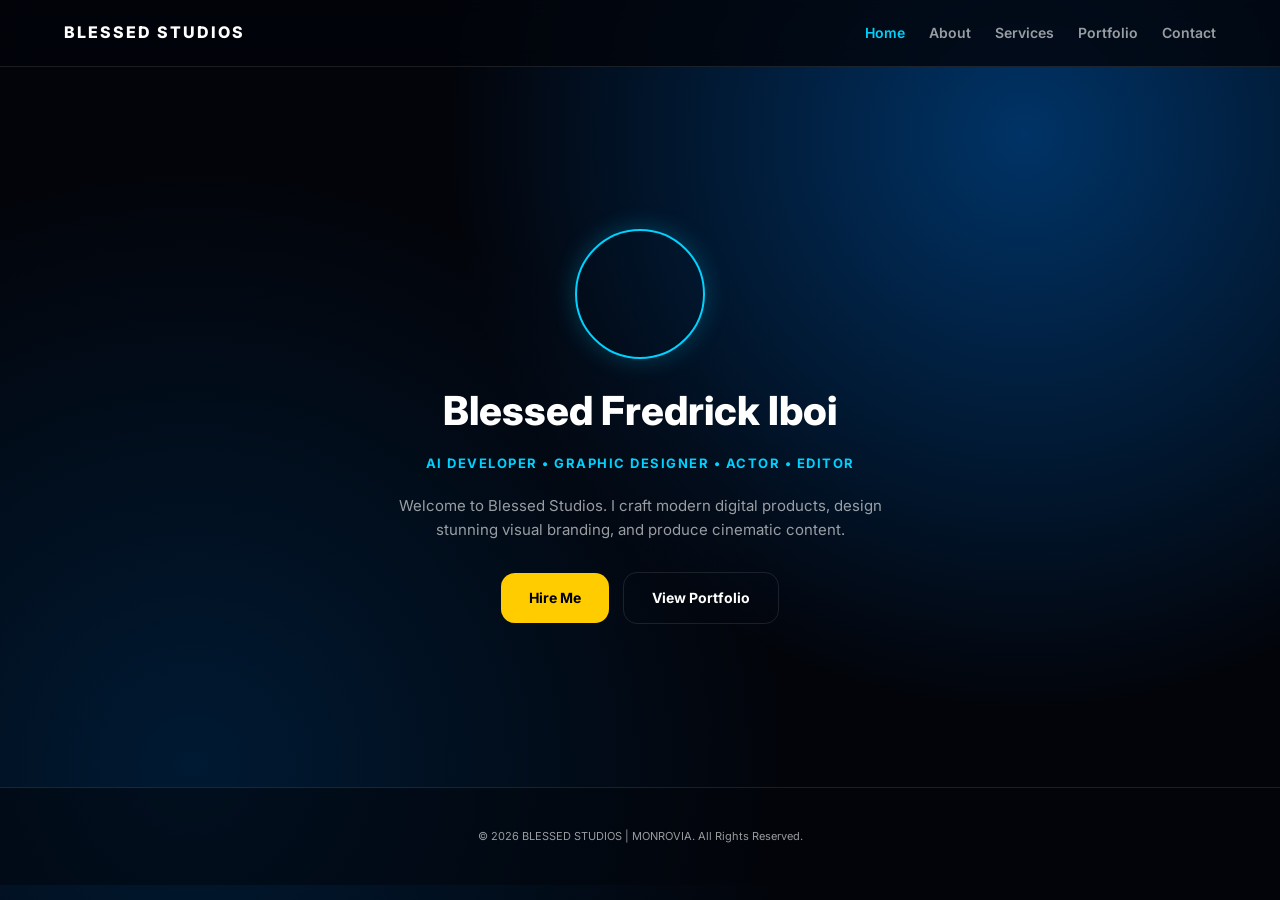
<file: index.html>
<!DOCTYPE html>
<html lang="en">
<head>
    <meta charset="UTF-8">
    <meta name="viewport" content="width=device-width, initial-scale=1.0">
    <title>Blessed Studios | Personal Brand of Fredrick Iboi</title>
    <link rel="stylesheet" href="css/style.css">
    <link href="https://fonts.googleapis.com/css2?family=Inter:wght@300;400;600;700;800&display=swap" rel="stylesheet">
</head>
<body>

    <!-- NAV BAR -->
    <nav class="navbar">
        <a href="index.html" class="logo">BLESSED STUDIOS</a>
        <div class="nav-links">
            <a href="index.html" class="active">Home</a>
            <a href="about.html">About</a>
            <a href="services.html">Services</a>
            <a href="portfolio.html">Portfolio</a>
            <a href="contact.html">Contact</a>
        </div>
    </nav>

    <!-- HERO SECTION -->
    <header class="hero">
        <div class="hero-content">
            <div class="ceo-avatar"></div>
            <h1>Blessed Fredrick Iboi</h1>
            <p class="subtitle">AI Developer • Graphic Designer • Actor • Editor</p>
            <p class="tagline">Welcome to Blessed Studios. I craft modern digital products, design stunning visual branding, and produce cinematic content.</p>
            <div class="cta-buttons">
                <a href="contact.html" class="btn btn-gold">Hire Me</a>
                <a href="portfolio.html" class="btn btn-outline">View Portfolio</a>
            </div>
        </div>
    </header>

    <footer>
        <p>&copy; 2026 BLESSED STUDIOS | MONROVIA. All Rights Reserved.</p>
    </footer>

</body>
</html>
</file>
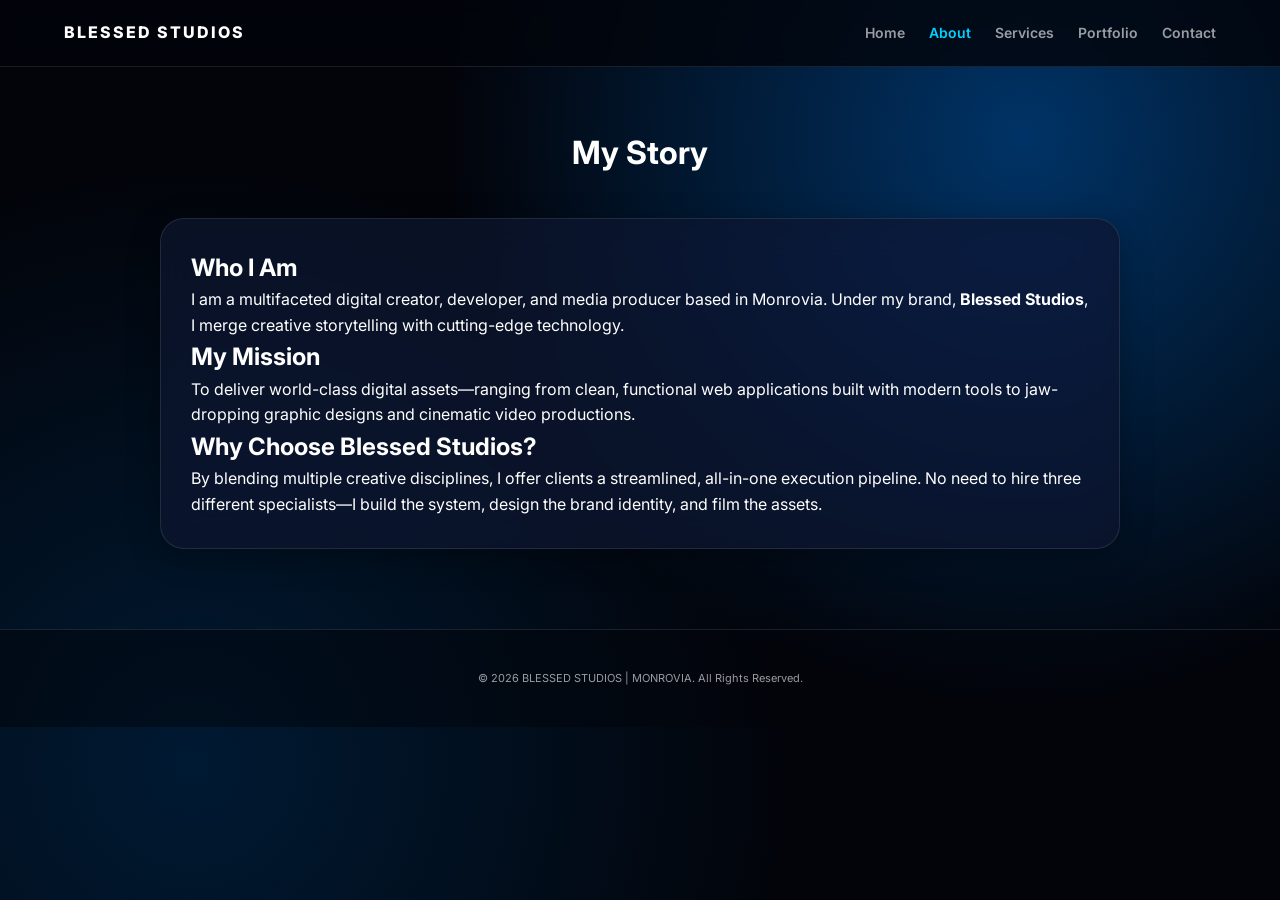
<file: about.html>
<!DOCTYPE html>
<html lang="en">
<head>
    <meta charset="UTF-8">
    <meta name="viewport" content="width=device-width, initial-scale=1.0">
    <title>About | Blessed Studios</title>
    <link rel="stylesheet" href="css/style.css">
    <link href="https://fonts.googleapis.com/css2?family=Inter:wght@300;400;600;700;800&display=swap" rel="stylesheet">
</head>
<body>

    <nav class="navbar">
        <a href="index.html" class="logo">BLESSED STUDIOS</a>
        <div class="nav-links">
            <a href="index.html">Home</a>
            <a href="about.html" class="active">About</a>
            <a href="services.html">Services</a>
            <a href="portfolio.html">Portfolio</a>
            <a href="contact.html">Contact</a>
        </div>
    </nav>

    <section class="container page-spacing">
        <h1 class="page-title">My Story</h1>
        <div class="glass-card about-grid">
            <div>
                <h2>Who I Am</h2>
                <p>I am a multifaceted digital creator, developer, and media producer based in Monrovia. Under my brand, <strong>Blessed Studios</strong>, I merge creative storytelling with cutting-edge technology.</p>
                
                <h2>My Mission</h2>
                <p>To deliver world-class digital assets—ranging from clean, functional web applications built with modern tools to jaw-dropping graphic designs and cinematic video productions.</p>

                <h2>Why Choose Blessed Studios?</h2>
                <p>By blending multiple creative disciplines, I offer clients a streamlined, all-in-one execution pipeline. No need to hire three different specialists—I build the system, design the brand identity, and film the assets.</p>
            </div>
        </div>
    </section>

    <footer>
        <p>&copy; 2026 BLESSED STUDIOS | MONROVIA. All Rights Reserved.</p>
    </footer>

</body>
</html>
</file>
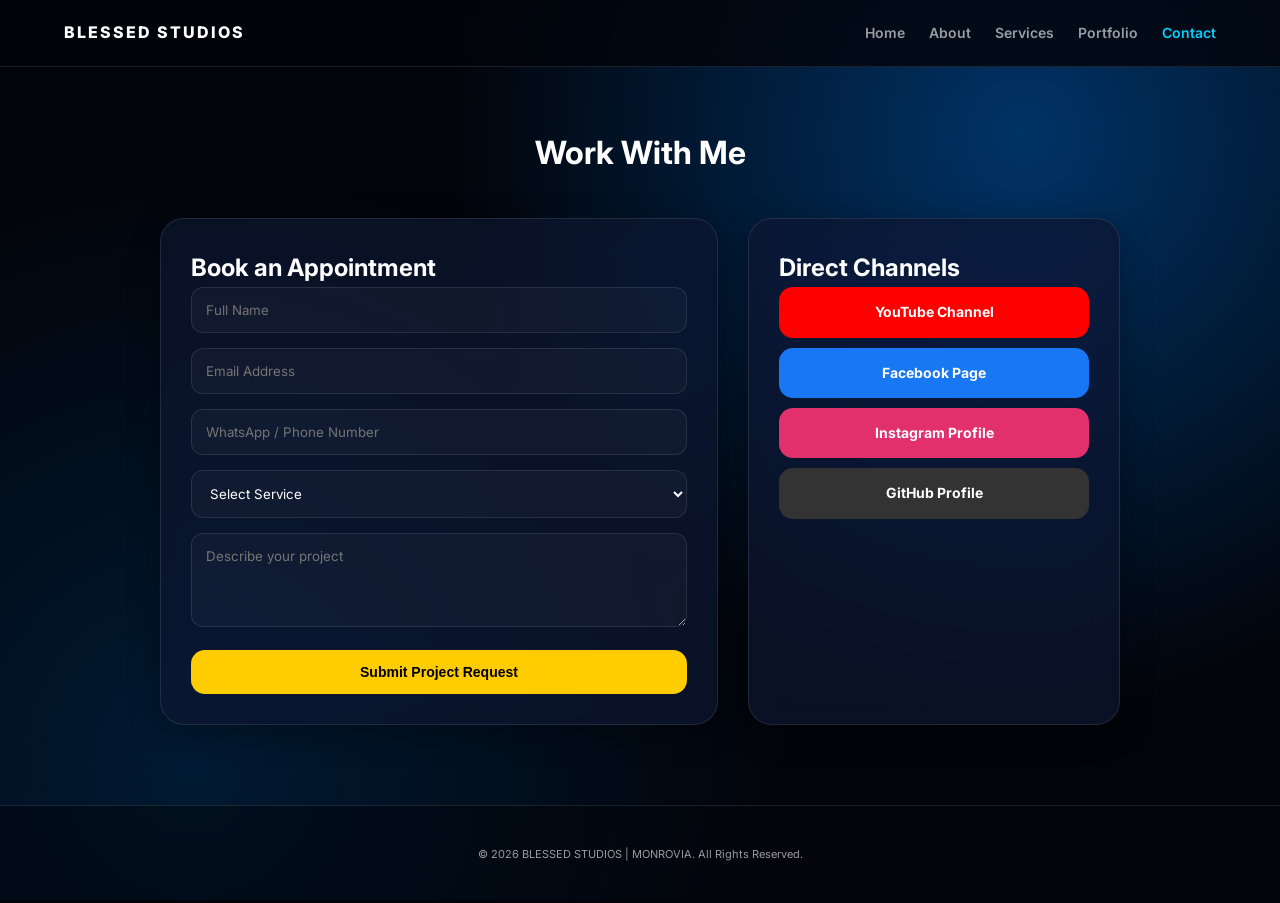
<file: contact.html>
<!DOCTYPE html>
<html lang="en">
<head>
    <meta charset="UTF-8">
    <meta name="viewport" content="width=device-width, initial-scale=1.0">
    <title>Book & Contact | Blessed Studios</title>
    <link rel="stylesheet" href="css/style.css">
    <link href="https://fonts.googleapis.com/css2?family=Inter:wght@300;400;600;700;800&display=swap" rel="stylesheet">
</head>
<body>

    <nav class="navbar">
        <a href="index.html" class="logo">BLESSED STUDIOS</a>
        <div class="nav-links">
            <a href="index.html">Home</a>
            <a href="about.html">About</a>
            <a href="services.html">Services</a>
            <a href="portfolio.html">Portfolio</a>
            <a href="contact.html" class="active">Contact</a>
        </div>
    </nav>

    <section class="container page-spacing">
        <h1 class="page-title">Work With Me</h1>
        <div class="contact-grid">
            
            <!-- BOOKING FORM -->
            <div class="glass-card">
                <h2>Book an Appointment</h2>
                <form action="https://formsubmit.co/your-email@email.com" method="POST">
                    <input type="text" name="name" placeholder="Full Name" required>
                    <input type="email" name="email" placeholder="Email Address" required>
                    <input type="text" name="phone" placeholder="WhatsApp / Phone Number">
                    
                    <select name="service" id="service-select">
                        <option value="General">Select Service</option>
                        <option value="WebDev">🌐 Website Development</option>
                        <option value="GraphicDesign">🎨 Graphic Design</option>
                        <option value="Acting">🎬 Acting / Voiceover</option>
                        <option value="AISolutions">🤖 AI Digital Solutions</option>
                    </select>

                    <textarea name="description" placeholder="Describe your project" rows="4" required></textarea>
                    <button type="submit" class="btn btn-gold" style="width:100%; border:none;">Submit Project Request</button>
                </form>
            </div>

            <!-- CHANNELS & SOCIALS -->
            <div class="glass-card flex-center">
                <h2>Direct Channels</h2>
                <a href="https://youtube.com/@howto9448-c4n" class="btn btn-social yt" target="_blank">YouTube Channel</a>
                <a href="https://www.facebook.com/Blessedstudios1" class="btn btn-social fb" target="_blank">Facebook Page</a>
                <a href="https://www.instagram.com/studiosblessed" class="btn btn-social ig" target="_blank">Instagram Profile</a>
                <a href="https://github.com/blessediboi17" class="btn btn-social gh" target="_blank">GitHub Profile</a>
            </div>

        </div>
    </section>

    <footer>
        <p>&copy; 2026 BLESSED STUDIOS | MONROVIA. All Rights Reserved.</p>
    </footer>

    <script>
        // Auto-select option from query parameter
        const urlParams = new URLSearchParams(window.location.search);
        const selectedService = urlParams.get('service');
        if (selectedService) {
            document.getElementById('service-select').value = selectedService;
        }
    </script>
</body>
  </html>
</file>
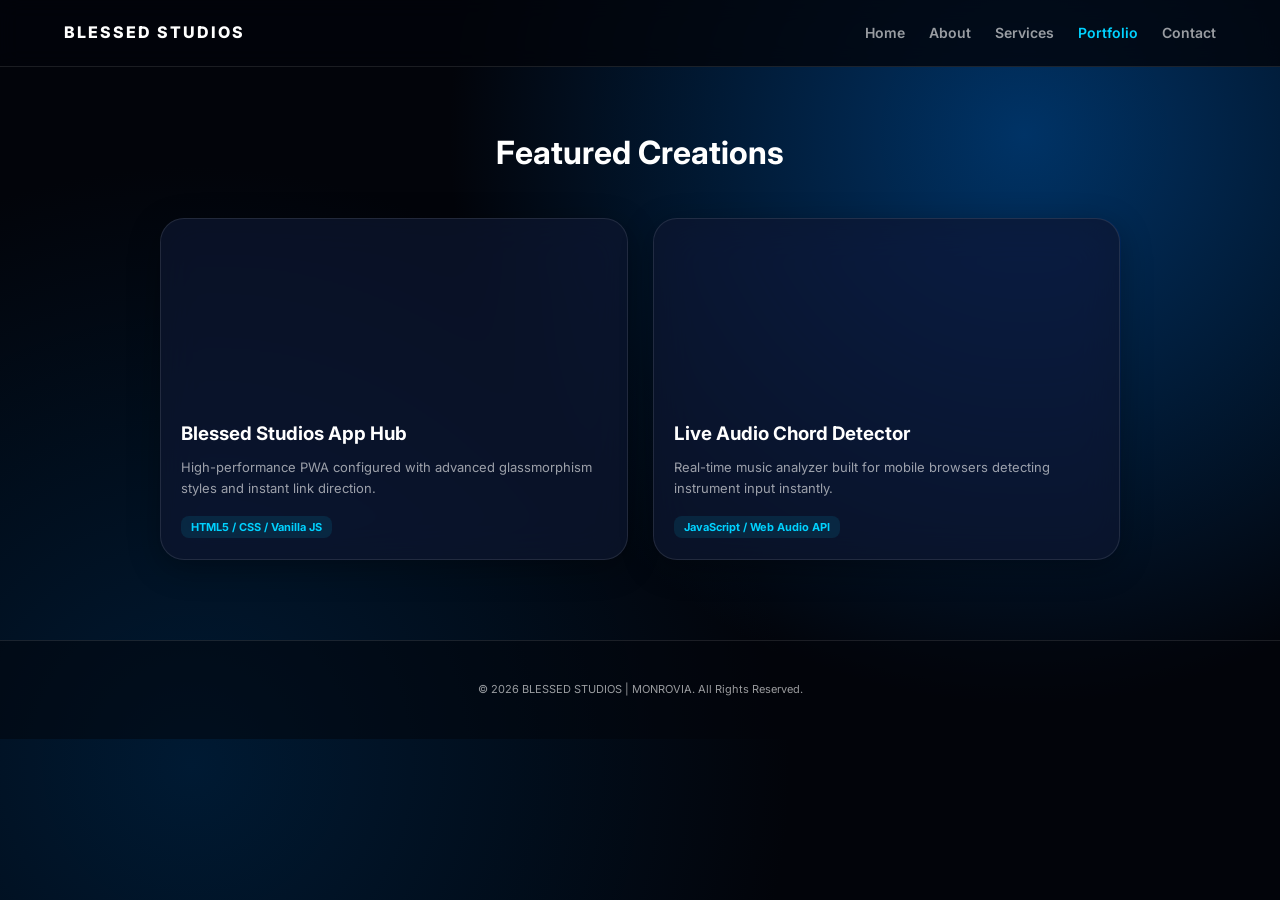
<file: portfolio.html>
<!DOCTYPE html>
<html lang="en">
<head>
    <meta charset="UTF-8">
    <meta name="viewport" content="width=device-width, initial-scale=1.0">
    <title>Portfolio | Blessed Studios</title>
    <link rel="stylesheet" href="css/style.css">
    <link href="https://fonts.googleapis.com/css2?family=Inter:wght@300;400;600;700;800&display=swap" rel="stylesheet">
</head>
<body>

    <nav class="navbar">
        <a href="index.html" class="logo">BLESSED STUDIOS</a>
        <div class="nav-links">
            <a href="index.html">Home</a>
            <a href="about.html">About</a>
            <a href="services.html">Services</a>
            <a href="portfolio.html" class="active">Portfolio</a>
            <a href="contact.html">Contact</a>
        </div>
    </nav>

    <section class="container page-spacing">
        <h1 class="page-title">Featured Creations</h1>
        <div class="portfolio-grid">
            
            <!-- PROJECT CARD 1 -->
            <div class="glass-card portfolio-card">
                <div class="project-img" style="background-image: url('https://i.ibb.co/XfHqN4m/Blessed-Studios-Card.jpg');"></div>
                <div class="project-info">
                    <h3>Blessed Studios App Hub</h3>
                    <p>High-performance PWA configured with advanced glassmorphism styles and instant link direction.</p>
                    <span class="tag">HTML5 / CSS / Vanilla JS</span>
                </div>
            </div>

            <!-- PROJECT CARD 2 -->
            <div class="glass-card portfolio-card">
                <div class="project-img" style="background-image: url('https://images.unsplash.com/photo-1547082299-de196ea013d6?q=80&w=600');"></div>
                <div class="project-info">
                    <h3>Live Audio Chord Detector</h3>
                    <p>Real-time music analyzer built for mobile browsers detecting instrument input instantly.</p>
                    <span class="tag">JavaScript / Web Audio API</span>
                </div>
            </div>

        </div>
    </section>

    <footer>
        <p>&copy; 2026 BLESSED STUDIOS | MONROVIA. All Rights Reserved.</p>
    </footer>

</body>
</html>
</file>
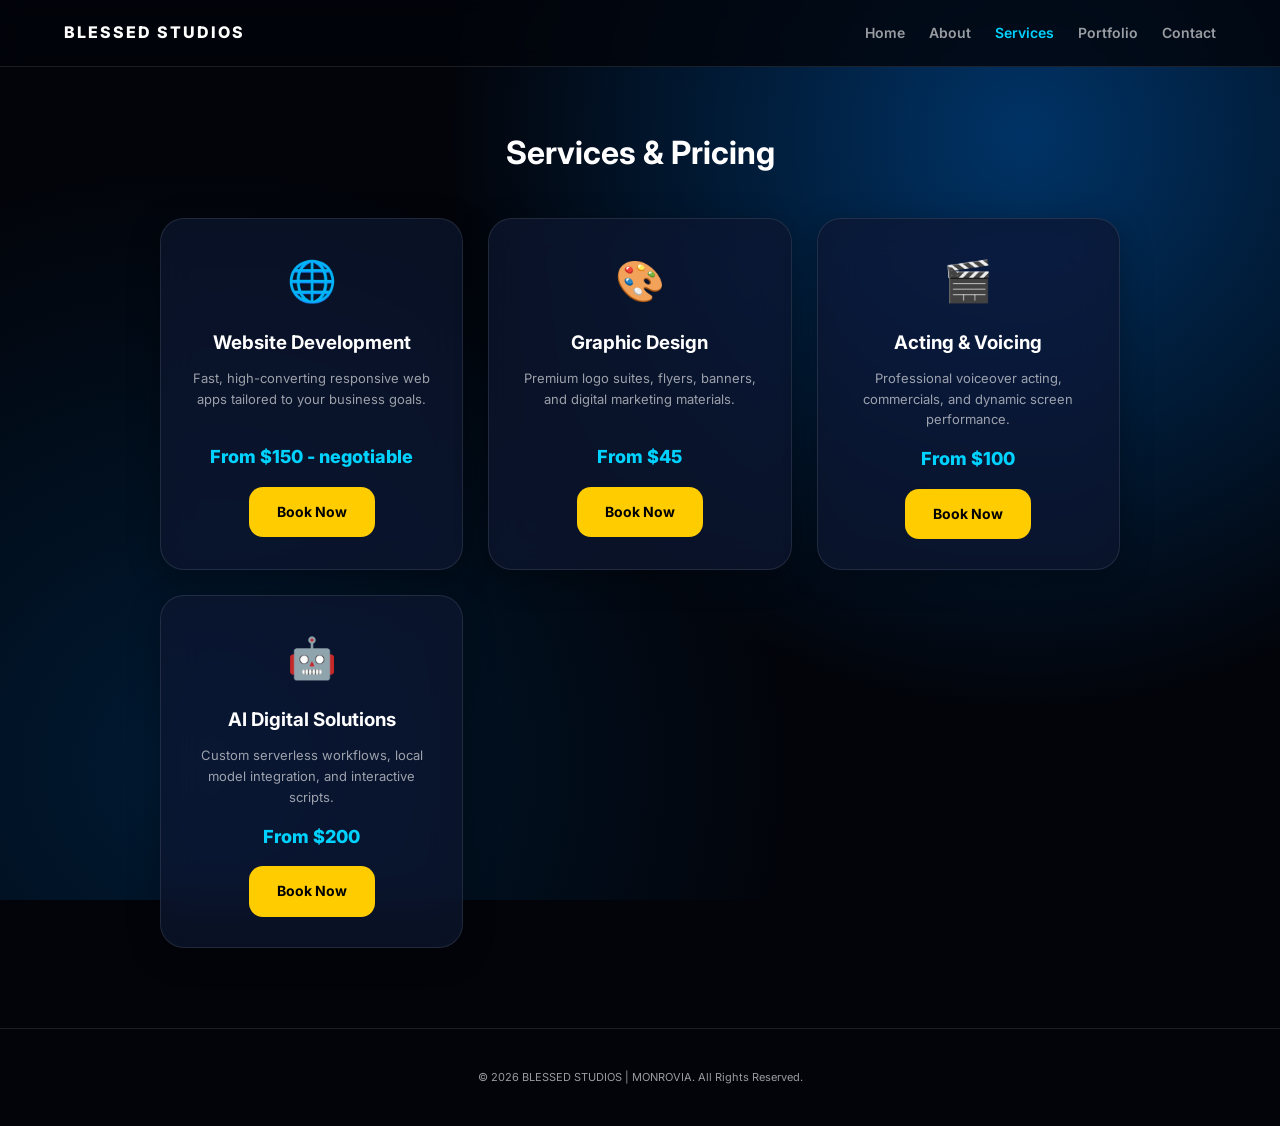
<file: services.html>
<!DOCTYPE html>
<html lang="en">
<head>
    <meta charset="UTF-8">
    <meta name="viewport" content="width=device-width, initial-scale=1.0">
    <title>Services | Blessed Studios</title>
    <link rel="stylesheet" href="css/style.css">
    <link href="https://fonts.googleapis.com/css2?family=Inter:wght@300;400;600;700;800&display=swap" rel="stylesheet">
</head>
<body>

    <nav class="navbar">
        <a href="index.html" class="logo">BLESSED STUDIOS</a>
        <div class="nav-links">
            <a href="index.html">Home</a>
            <a href="about.html">About</a>
            <a href="services.html" class="active">Services</a>
            <a href="portfolio.html">Portfolio</a>
            <a href="contact.html">Contact</a>
        </div>
    </nav>

    <section class="container page-spacing">
        <h1 class="page-title">Services & Pricing</h1>
        <div class="services-grid">
            
            <!-- CARD 1 -->
            <div class="glass-card service-card">
                <span class="icon">🌐</span>
                <h3>Website Development</h3>
                <p>Fast, high-converting responsive web apps tailored to your business goals.</p>
                <div class="price">From $150 - negotiable</div>
                <a href="contact.html?service=WebDev" class="btn btn-gold">Book Now</a>
            </div>

            <!-- CARD 2 -->
            <div class="glass-card service-card">
                <span class="icon">🎨</span>
                <h3>Graphic Design</h3>
                <p>Premium logo suites, flyers, banners, and digital marketing materials.</p>
                <div class="price">From $45</div>
                <a href="contact.html?service=GraphicDesign" class="btn btn-gold">Book Now</a>
            </div>

            <!-- CARD 3 -->
            <div class="glass-card service-card">
                <span class="icon">🎬</span>
                <h3>Acting & Voicing</h3>
                <p>Professional voiceover acting, commercials, and dynamic screen performance.</p>
                <div class="price">From $100</div>
                <a href="contact.html?service=Acting" class="btn btn-gold">Book Now</a>
            </div>

            <!-- CARD 4 -->
            <div class="glass-card service-card">
                <span class="icon">🤖</span>
                <h3>AI Digital Solutions</h3>
                <p>Custom serverless workflows, local model integration, and interactive scripts.</p>
                <div class="price">From $200</div>
                <a href="contact.html?service=AISolutions" class="btn btn-gold">Book Now</a>
            </div>

        </div>
    </section>

    <footer>
        <p>&copy; 2026 BLESSED STUDIOS | MONROVIA. All Rights Reserved.</p>
    </footer>

</body>
  </html>
</file>
<file: css/style.css>
:root {
    --bg: #02040a;
    --glass: rgba(13, 22, 45, 0.75);
    --border: rgba(255, 255, 255, 0.1);
    --accent: #00d2ff;
    --gold: #ffcc00;
    --text-main: #ffffff;
    --text-muted: rgba(255, 255, 255, 0.6);
}

* {
    box-sizing: border-box;
    margin: 0;
    padding: 0;
    -webkit-tap-highlight-color: transparent;
}

body {
    background-color: var(--bg);
    background-image: radial-gradient(circle at 80% 15%, #003366 0%, transparent 45%),
                      radial-gradient(circle at 15% 85%, #001a33 0%, transparent 45%);
    background-attachment: fixed;
    color: var(--text-main);
    font-family: 'Inter', sans-serif;
    line-height: 1.6;
}

/* NAVBAR */
.navbar {
    display: flex;
    justify-content: space-between;
    align-items: center;
    padding: 20px 5%;
    background: rgba(2, 4, 10, 0.8);
    backdrop-filter: blur(10px);
    position: sticky;
    top: 0;
    z-index: 100;
    border-bottom: 1px solid var(--border);
}
.navbar .logo {
    font-weight: 800;
    letter-spacing: 2px;
    color: #fff;
    text-decoration: none;
}
.nav-links a {
    color: var(--text-muted);
    text-decoration: none;
    margin-left: 20px;
    font-weight: 600;
    font-size: 14px;
    transition: 0.3s;
}
.nav-links a:hover, .nav-links a.active {
    color: var(--accent);
}

/* HERO */
.hero {
    min-height: 80vh;
    display: flex;
    align-items: center;
    justify-content: center;
    text-align: center;
    padding: 20px;
}
.ceo-avatar {
    width: 130px;
    height: 130px;
    border-radius: 50%;
    margin: 0 auto 20px;
    border: 2px solid var(--accent);
    background: url('https://i.ibb.co/3s6ZfXv/output.jpg') center/cover;
    box-shadow: 0 0 25px rgba(0, 210, 255, 0.25);
}
.hero h1 {
    font-size: 2.5rem;
    font-weight: 800;
    margin-bottom: 10px;
}
.subtitle {
    color: var(--accent);
    font-weight: 700;
    letter-spacing: 1.5px;
    text-transform: uppercase;
    font-size: 13px;
    margin-bottom: 20px;
}
.tagline {
    max-width: 500px;
    margin: 0 auto 30px;
    color: var(--text-muted);
    font-size: 15px;
}

/* CARDS */
.glass-card {
    background: var(--glass);
    backdrop-filter: blur(20px) saturate(180%);
    -webkit-backdrop-filter: blur(20px) saturate(180%);
    border: 1px solid var(--border);
    border-radius: 24px;
    padding: 30px;
    box-shadow: 0 8px 32px 0 rgba(0, 0, 0, 0.3);
}

/* BUTTONS */
.btn {
    display: inline-flex;
    align-items: center;
    justify-content: center;
    padding: 14px 28px;
    border-radius: 14px;
    text-decoration: none;
    font-weight: 700;
    transition: 0.3s;
    font-size: 14px;
    cursor: pointer;
}
.btn-gold {
    background: var(--gold);
    color: #000;
}
.btn-gold:hover {
    transform: translateY(-2px);
    box-shadow: 0 5px 15px rgba(255, 204, 0, 0.3);
}
.btn-outline {
    background: transparent;
    color: #fff;
    border: 1px solid var(--border);
    margin-left: 10px;
}
.btn-outline:hover {
    background: rgba(255, 255, 255, 0.05);
}

/* GRID LAYOUTS */
.container {
    max-width: 1000px;
    margin: 0 auto;
    padding: 0 20px;
}
.page-spacing {
    padding-top: 60px;
    padding-bottom: 80px;
}
.page-title {
    text-align: center;
    margin-bottom: 40px;
    font-size: 2rem;
}
.services-grid, .portfolio-grid {
    display: grid;
    grid-template-columns: repeat(auto-fit, minmax(280px, 1fr));
    gap: 25px;
}

/* SERVICE CARDS */
.service-card {
    text-align: center;
}
.service-card .icon {
    font-size: 40px;
    display: block;
    margin-bottom: 15px;
}
.service-card h3 {
    margin-bottom: 10px;
}
.service-card p {
    color: var(--text-muted);
    font-size: 13px;
    min-height: 60px;
}
.price {
    font-size: 18px;
    font-weight: 800;
    color: var(--accent);
    margin: 15px 0;
}

/* PORTFOLIO */
.portfolio-card {
    padding: 0;
    overflow: hidden;
}
.project-img {
    height: 180px;
    background-size: cover;
    background-position: center;
}
.project-info {
    padding: 20px;
}
.project-info h3 {
    margin-bottom: 8px;
}
.project-info p {
    font-size: 13px;
    color: var(--text-muted);
    margin-bottom: 15px;
}
.tag {
    background: rgba(0, 210, 255, 0.1);
    color: var(--accent);
    font-size: 11px;
    padding: 4px 10px;
    border-radius: 8px;
    font-weight: bold;
}

/* CONTACT & BOOKING FORM */
.contact-grid {
    display: grid;
    grid-template-columns: 1.2fr 0.8fr;
    gap: 30px;
}
form input, form select, form textarea {
    width: 100%;
    padding: 14px;
    background: rgba(255, 255, 255, 0.03);
    border: 1px solid var(--border);
    border-radius: 12px;
    color: #fff;
    margin-bottom: 15px;
    font-family: inherit;
}
form input:focus, form select:focus, form textarea:focus {
    outline: none;
    border-color: var(--accent);
}
form select option {
    background: #02040a;
}
.btn-social {
    width: 100%;
    margin-bottom: 10px;
    border: 1px solid var(--border);
}
.yt { background: #ff0000; color: #fff; border: none; }
.fb { background: #1877f2; color: #fff; border: none; }
.ig { background: #e1306c; color: #fff; border: none; }
.gh { background: #333; color: #fff; border: none; }

footer {
    text-align: center;
    padding: 40px;
    color: var(--text-muted);
    font-size: 11px;
    border-top: 1px solid var(--border);
    background: rgba(2, 4, 10, 0.5);
}

/* RESPONSIVE DESIGN */
@media (max-width: 768px) {
    .navbar {
        flex-direction: column;
        gap: 15px;
        padding: 15px;
    }
    .nav-links {
        display: flex;
        flex-wrap: wrap;
        justify-content: center;
        gap: 10px;
    }
    .nav-links a {
        margin: 0 10px;
    }
    .contact-grid {
        grid-template-columns: 1fr;
    }
    .hero h1 {
        font-size: 2rem;
    }
    }
</file>
